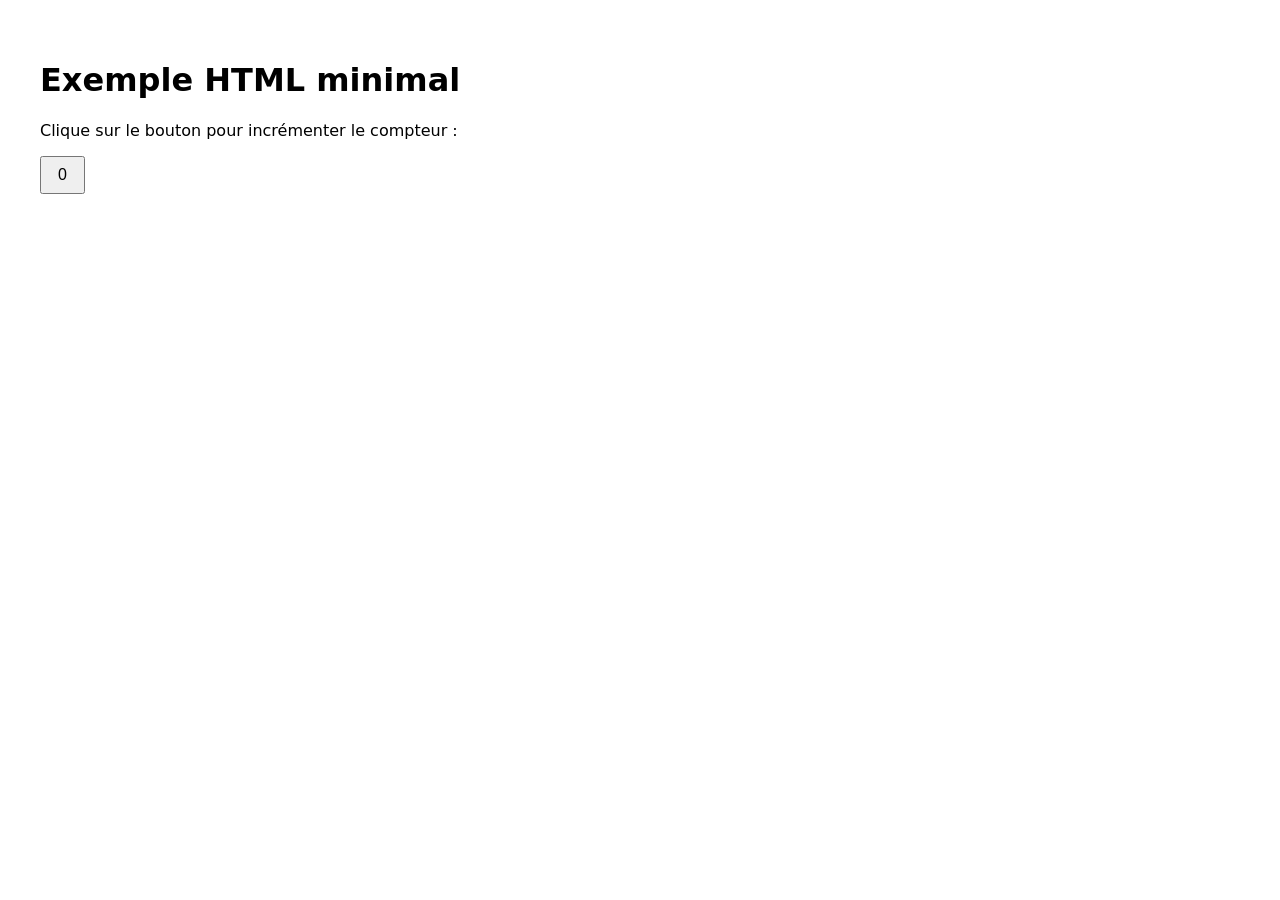
<file: index.html>
<!DOCTYPE html>
<html lang="fr">
  <head>
    <meta charset="utf-8" />
    <meta name="viewport" content="width=device-width, initial-scale=1" />
    <title>Page HTML minimale</title>
    <style>
      body {
        font-family: system-ui, -apple-system, "Segoe UI", Roboto,
          "Helvetica Neue", Arial;
        padding: 2rem;
      }
      button {
        padding: 0.5rem 1rem;
        font-size: 1rem;
      }
    </style>
  </head>
  <body>
    <h1>Exemple HTML minimal</h1>
    <p id="msg">Clique sur le bouton pour incrémenter le compteur :</p>
    <button id="btn">0</button>
    <!-- Appel au script externe via le nom du fichier .js -->
    <script src="script.js"></script>
  </body>
</html>
</file>
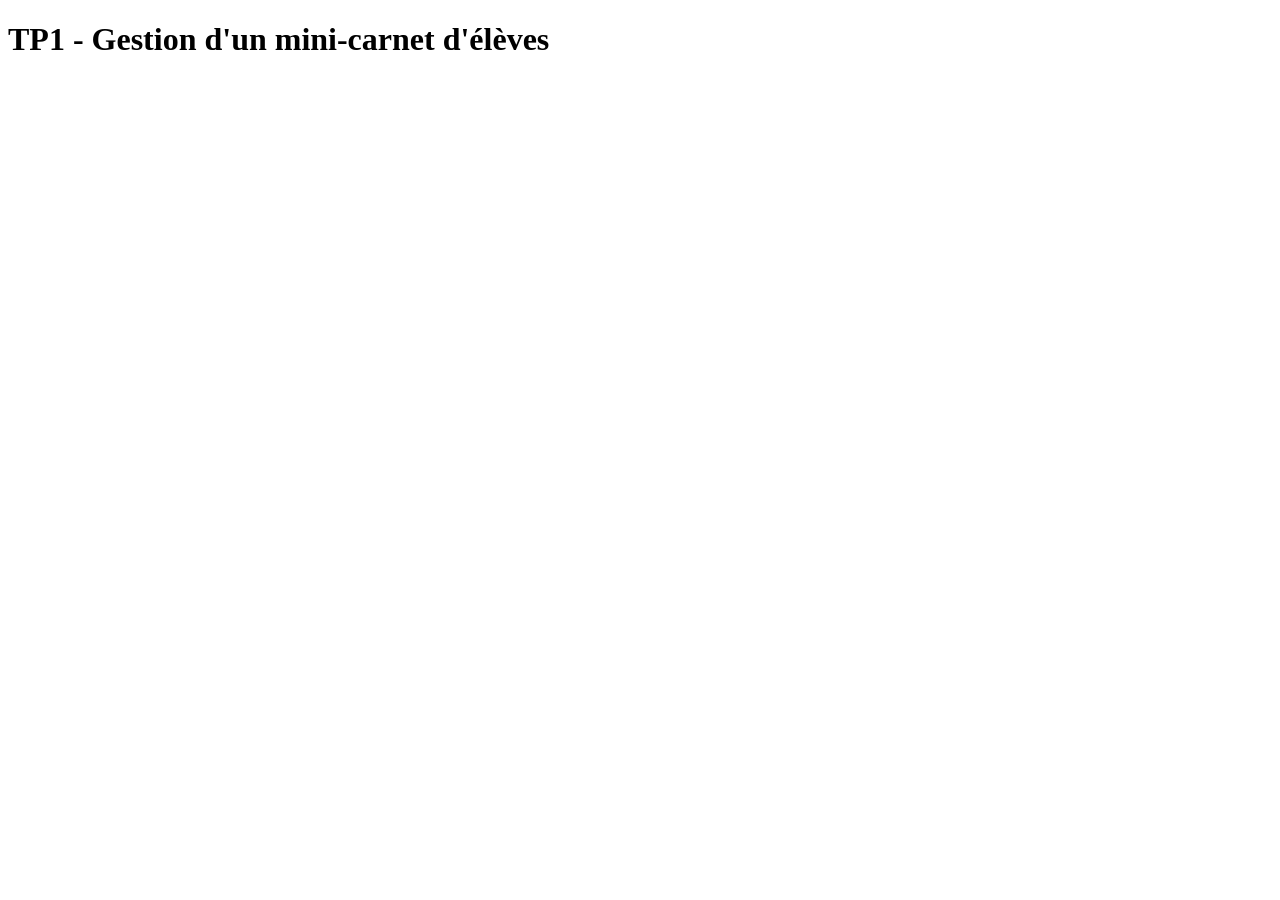
<file: TP1/index.html>
<!DOCTYPE html>
<html lang="fr">
  <head>
    <meta charset="UTF-8" />
    <title>TP1</title>
  </head>
  <body>
    <h1 id="titre" class="item">TP1 - Gestion d'un mini-carnet d'élèves</h1>
    <script src="script.js"></script>
  </body>
</html>
</file>
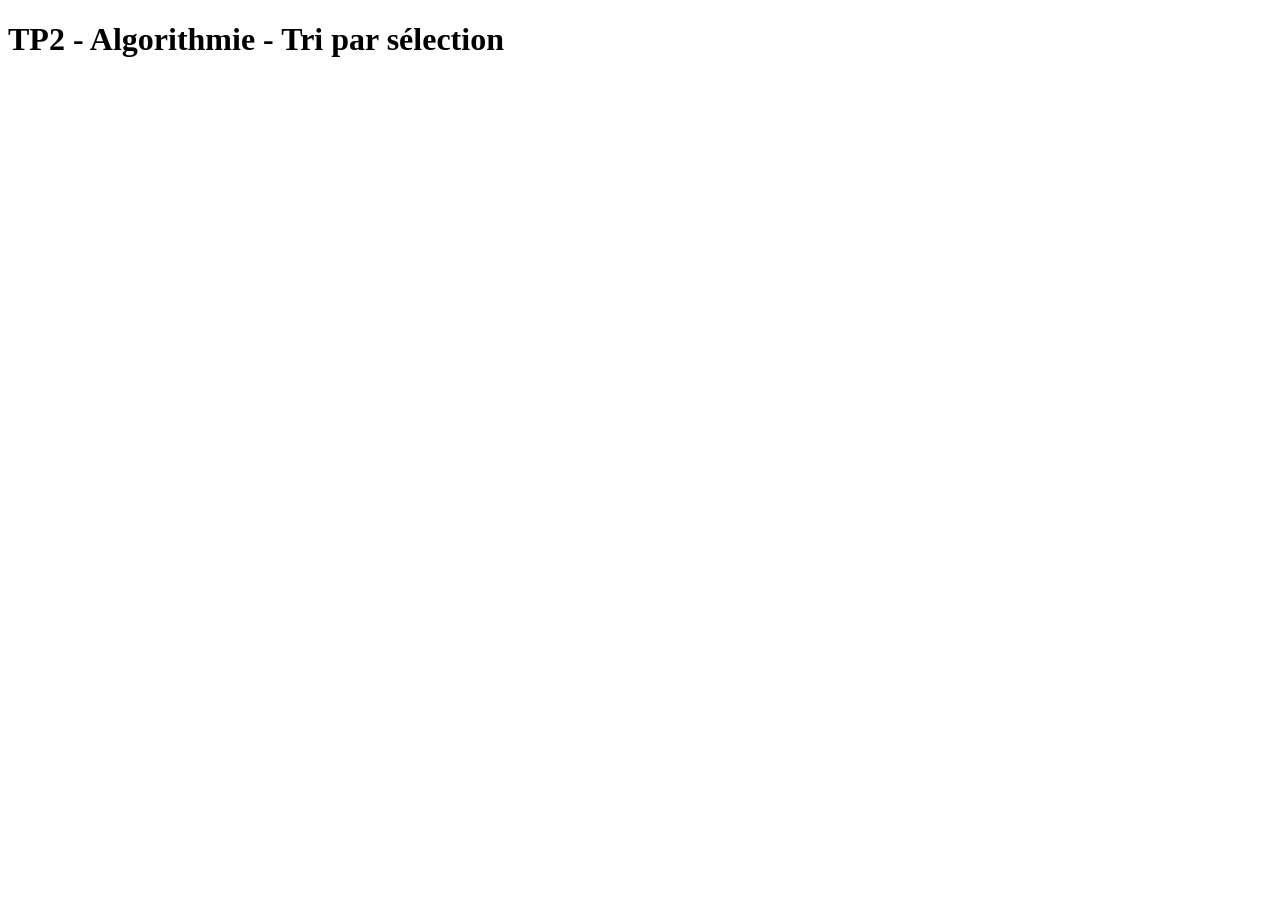
<file: TP2/index.html>
<!DOCTYPE html>
<html lang="fr">
  <head>
    <meta charset="UTF-8" />
    <title>TP2</title>
  </head>
  <body>
    <h1 id="titre" class="item">TP2 - Algorithmie - Tri par sélection</h1>
    <script src="script.js"></script>
  </body>
</html>
</file>
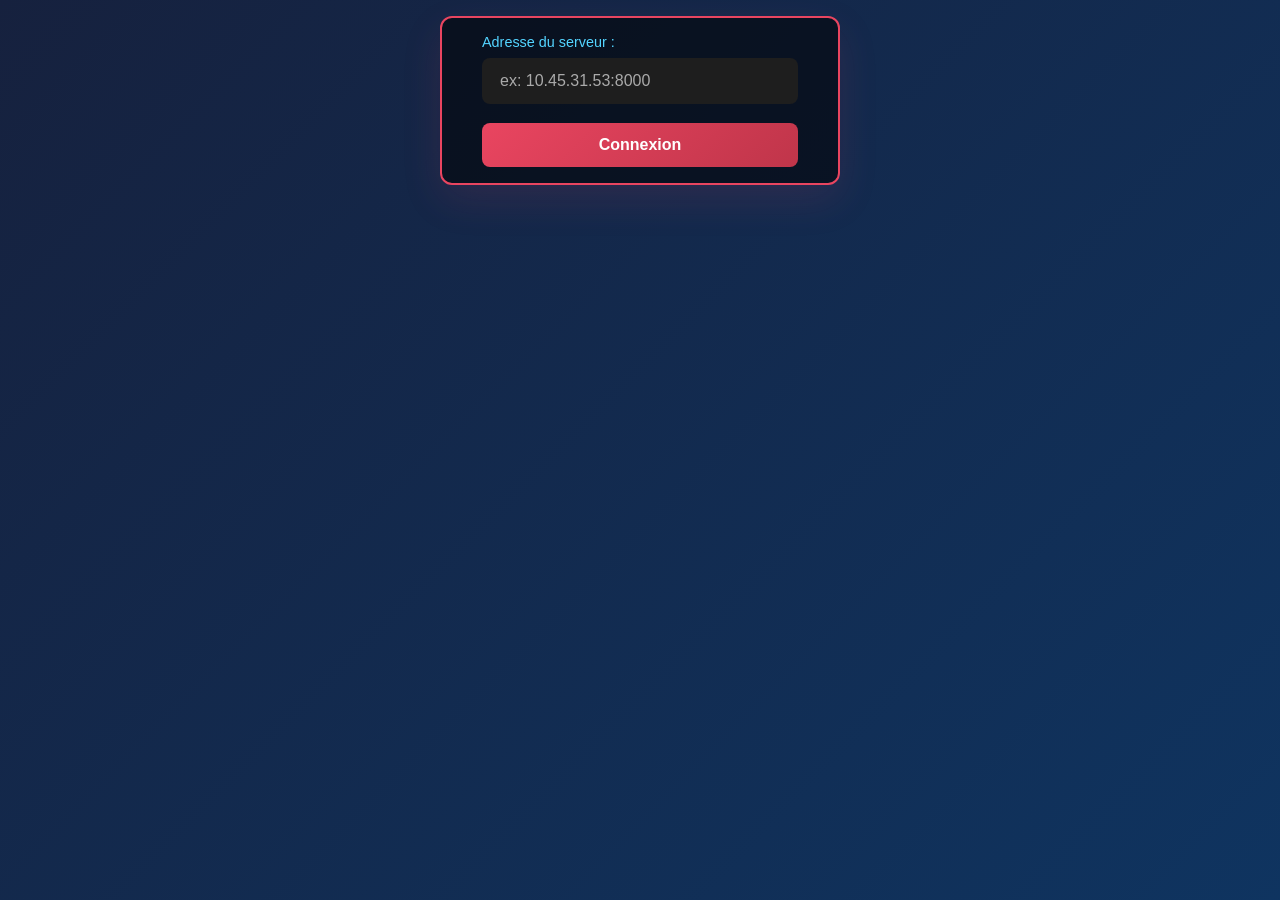
<file: TP10/dashboard.html>
<!doctype html>
<html lang="fr">
  <head>
    <meta charset="UTF-8" />
    <link rel="stylesheet" href="dashboard.css" />
    <title>TP10</title>
  </head>

  <body>
    <div id="server-config">
      <label for="serverAddress">Adresse du serveur :</label>
      <input
        type="text"
        id="serverAddress"
        placeholder="ex: 10.45.31.53:8000"
      />
      <!-- <label for="playerSelect">SÃ©lectionnez un joueur :</label>
        <select id="playerSelect">
        </select> -->

      <!-- <label for="pseudoPlayer"> Pseudo :</label>
        <input type="text" id="pseudoPlayer" placeholder="Entrer un pseudo"> -->
      <button id="connectBtn">Connexion</button>
    </div>

    <script type="module" src="dashboard.js"></script>
  </body>
</html>
</file>
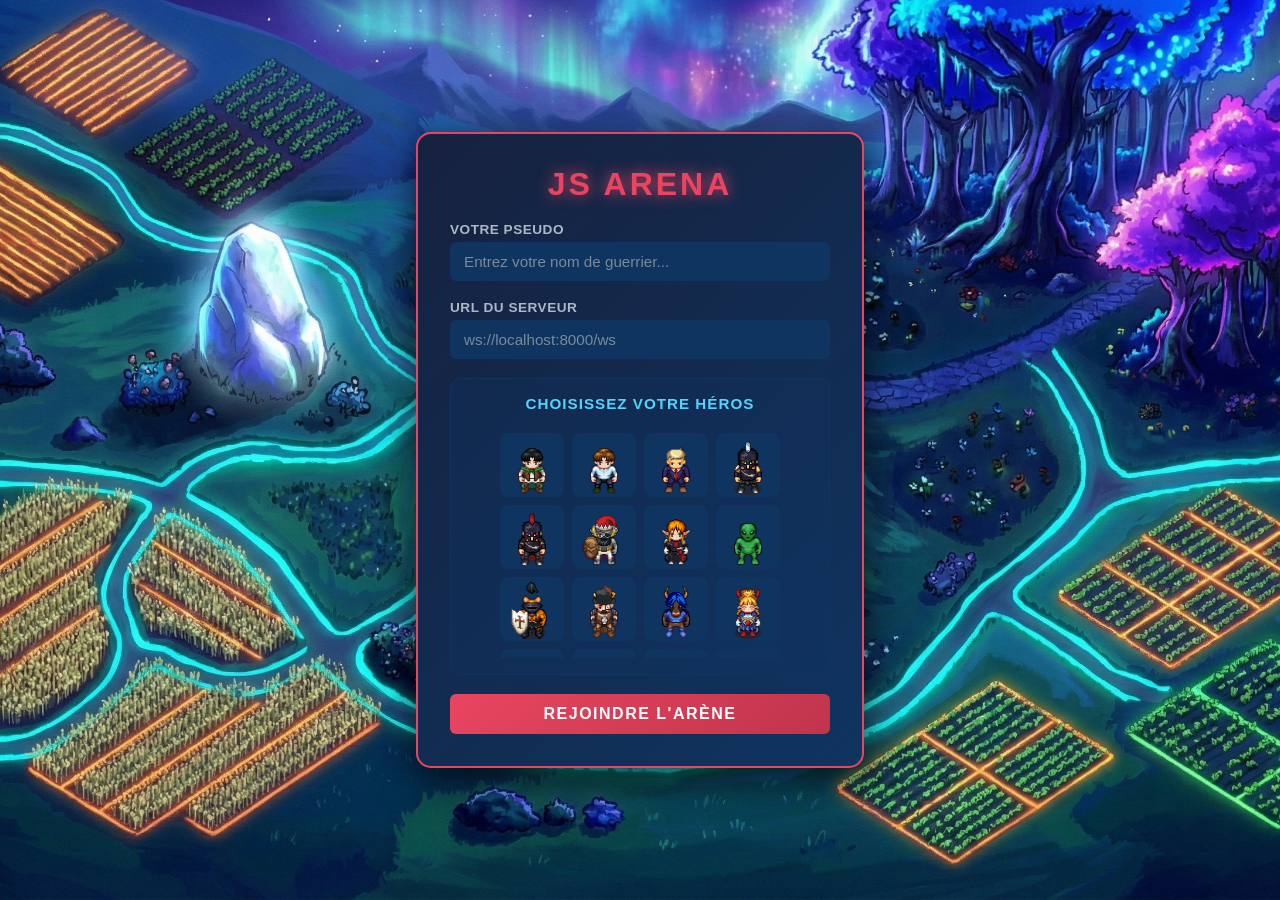
<file: TP10/portail.html>
<!doctype html>
<html lang="fr">
  <head>
    <meta charset="UTF-8" />
    <meta name="viewport" content="width=device-width, initial-scale=1.0" />
    <title>JS Arena - Portail</title>
    <link rel="stylesheet" href="portail.css" />
  </head>
  <body>
    <div class="portal-container">
      <h1>JS ARENA</h1>

      <div class="login-form">
        <div class="input-group">
          <label for="pseudo">Votre Pseudo</label>
          <input
            type="text"
            id="pseudo"
            placeholder="Entrez votre nom de guerrier..."
          />
        </div>

        <div class="input-group">
          <label for="serverUrl">URL du Serveur</label>
          <input
            type="url"
            id="serverUrl"
            placeholder="ws://localhost:8000/ws"
          />
        </div>

        <div class="skin-selection">
          <h3>Choisissez votre Héros</h3>
          <div id="skins-container" class="skins-grid"></div>
        </div>

        <p id="error-message" class="hidden">
          Veuillez entrer un pseudo et choisir un skin.
        </p>

        <button id="btn-join" class="btn-primary">REJOINDRE L'ARÈNE</button>
      </div>
    </div>

    <script src="portail.js"></script>
  </body>
</html>
</file>
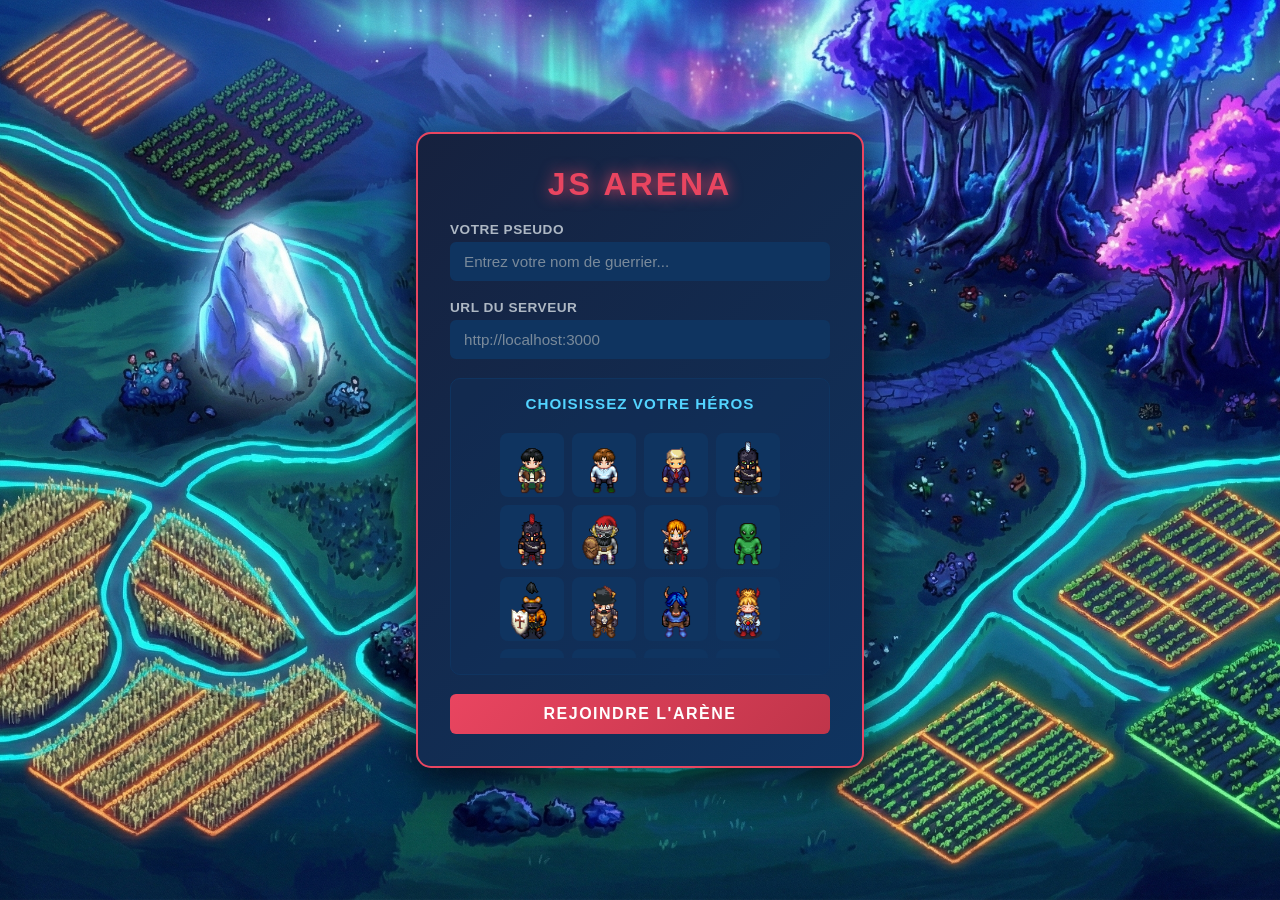
<file: TP6/portail.html>
<!DOCTYPE html>
<html lang="fr">
  <head>
    <meta charset="UTF-8" />
    <meta name="viewport" content="width=device-width, initial-scale=1.0" />
    <title>JS Arena - Portail</title>
    <link rel="stylesheet" href="portail.css" />
  </head>
  <body>
    <div class="portal-container">
      <h1>JS ARENA</h1>

      <div class="login-form">
        <div class="input-group">
          <label for="pseudo">Votre Pseudo</label>
          <input
            type="text"
            id="pseudo"
            placeholder="Entrez votre nom de guerrier..."
            maxlength="15"
          />
        </div>

        <div class="input-group">
          <label for="serverUrl">URL du Serveur</label>
          <input
            type="url"
            id="serverUrl"
            placeholder="http://localhost:3000"
          />
        </div>

        <div class="skin-selection">
          <h3>Choisissez votre Héros</h3>
          <div id="skins-container" class="skins-grid"></div>
        </div>

        <p id="error-message" class="hidden">
          Veuillez entrer un pseudo et choisir un skin.
        </p>

        <button id="btn-join" class="btn-primary">REJOINDRE L'ARÈNE</button>
      </div>
    </div>

    <script src="portail.js"></script>
  </body>
</html>
</file>
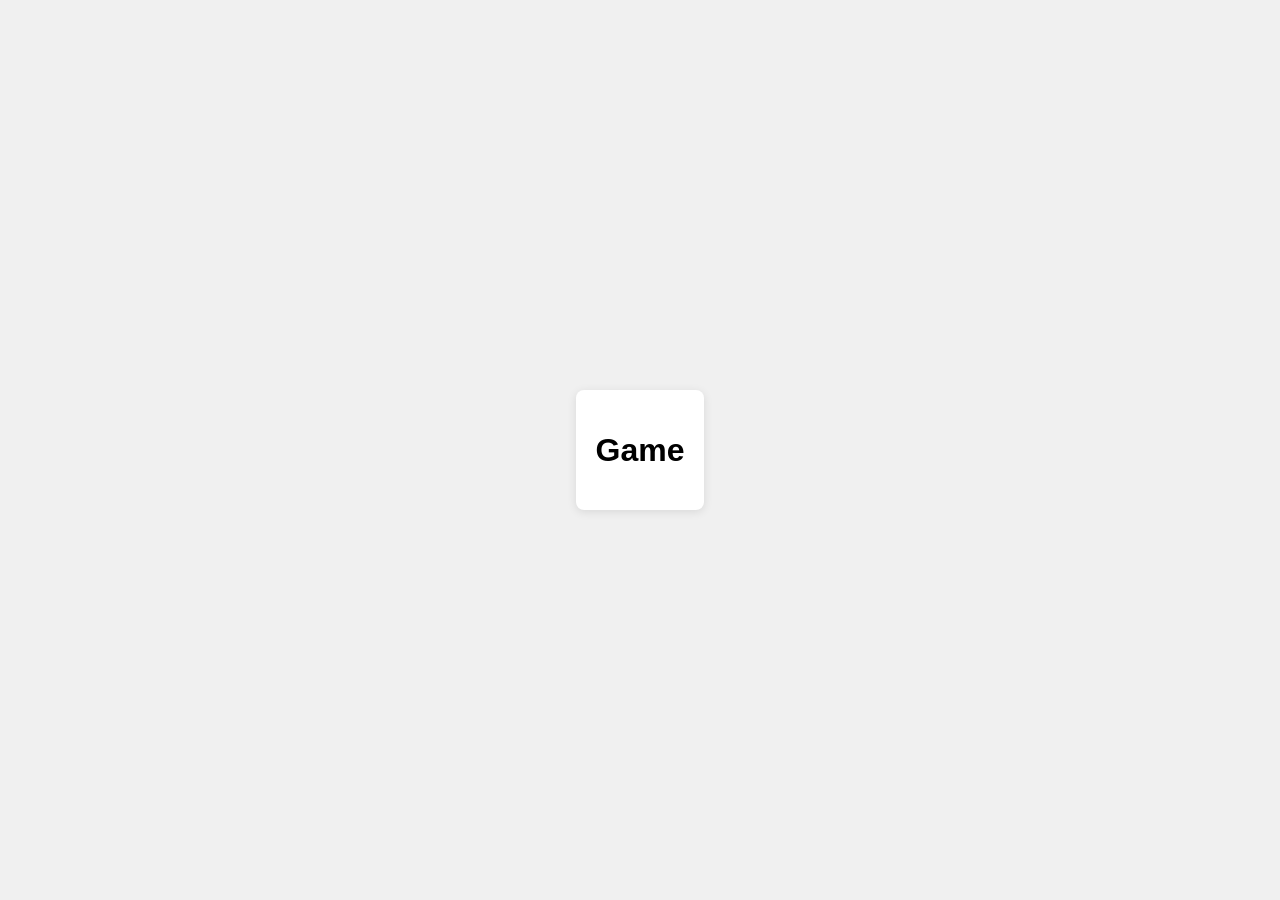
<file: TP8/game.html>
<!doctype html>
<html lang="fr">
  <head>
    <meta charset="UTF-8" />
    <meta name="viewport" content="width=device-width, initial-scale=1.0" />
    <title>Game</title>
    <style>
      body {
        font-family: Arial, sans-serif;
        display: flex;
        justify-content: center;
        align-items: center;
        min-height: 100vh;
        margin: 0;
        background-color: #f0f0f0;
      }
      #gameContainer {
        background-color: white;
        padding: 20px;
        border-radius: 8px;
        box-shadow: 0 2px 10px rgba(0, 0, 0, 0.1);
      }
    </style>
  </head>
  <body>
    <div id="gameContainer">
      <h1>Game</h1>
      <div id="game"></div>
    </div>

    <script src="Player.js"></script>
    <script src="Game.js"></script>
    <script src="GameController.js"></script>
  </body>
</html>
</file>
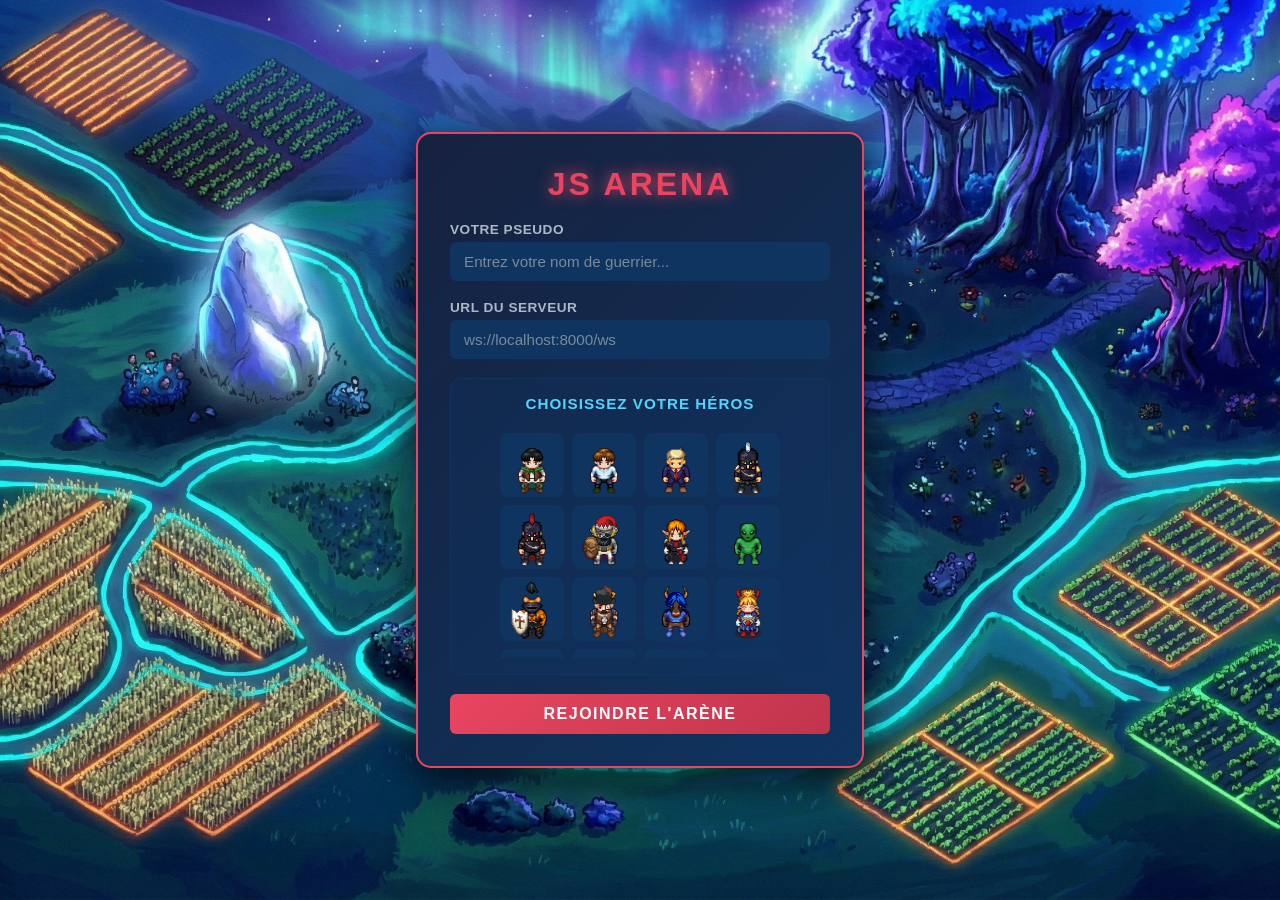
<file: TP8/portail.html>
<!doctype html>
<html lang="fr">
  <head>
    <meta charset="UTF-8" />
    <meta name="viewport" content="width=device-width, initial-scale=1.0" />
    <title>JS Arena - Portail</title>
    <link rel="stylesheet" href="portail.css" />
  </head>
  <body>
    <div class="portal-container">
      <h1>JS ARENA</h1>

      <div class="login-form">
        <div class="input-group">
          <label for="pseudo">Votre Pseudo</label>
          <input
            type="text"
            id="pseudo"
            placeholder="Entrez votre nom de guerrier..."
            maxlength="15"
          />
        </div>

        <div class="input-group">
          <label for="serverUrl">URL du Serveur</label>
          <input
            type="url"
            id="serverUrl"
            placeholder="ws://localhost:8000/ws"
          />
        </div>

        <div class="skin-selection">
          <h3>Choisissez votre Héros</h3>
          <div id="skins-container" class="skins-grid"></div>
        </div>

        <p id="error-message" class="hidden">
          Veuillez entrer un pseudo et choisir un skin.
        </p>

        <button id="btn-join" class="btn-primary">REJOINDRE L'ARÈNE</button>
      </div>
    </div>

    <script src="portail.js"></script>
  </body>
</html>
</file>
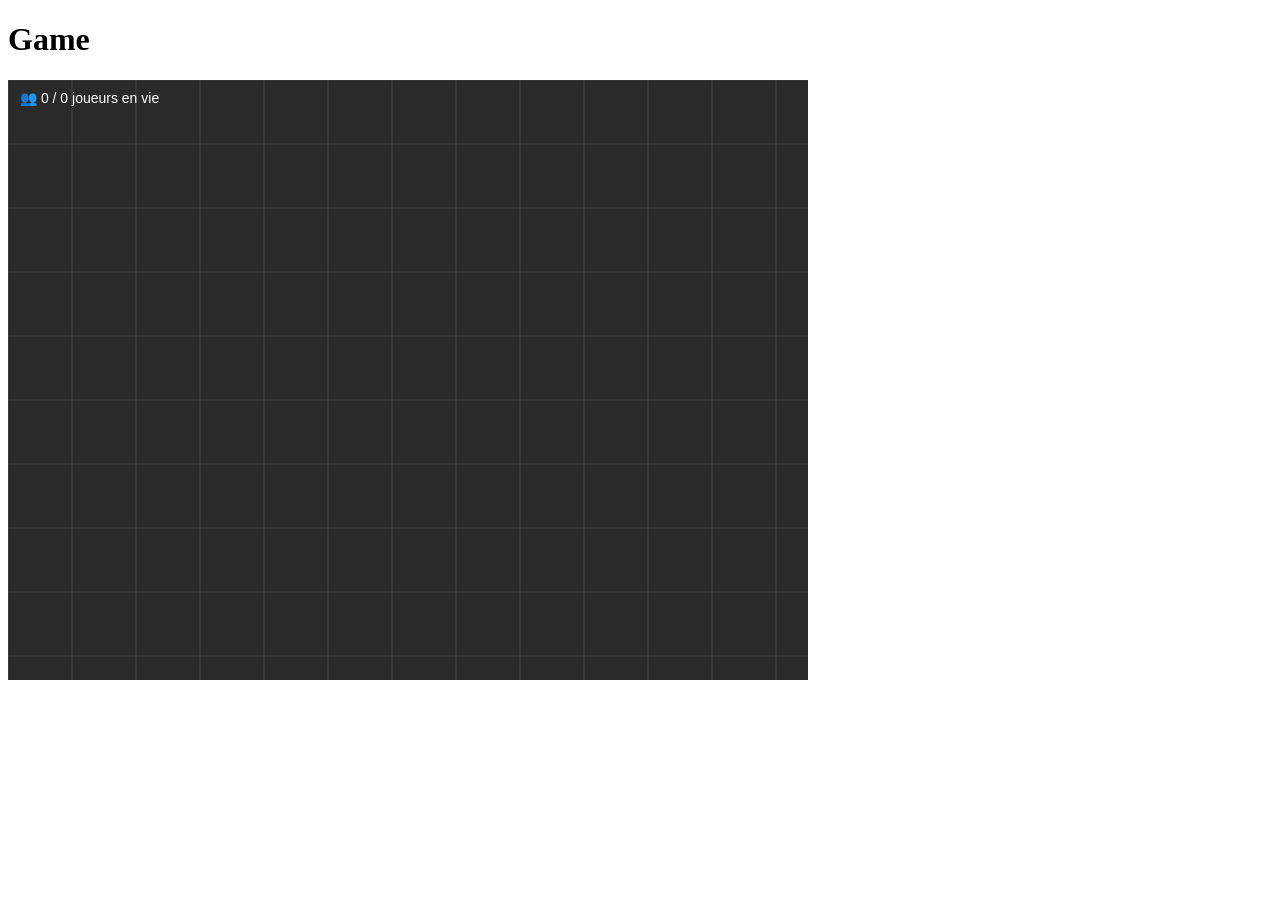
<file: TP9/game.html>
<!doctype html>
<html lang="fr">
  <head>
    <meta charset="UTF-8" />
    <meta name="viewport" content="width=device-width, initial-scale=1.0" />
    <title>Game</title>
  </head>
  <body>
    <div id="gameContainer">
      <h1>Game</h1>
      <canvas id="game-canvas" width="800" height="600"></canvas>
    </div>

    <script src="Player.js"></script>
    <script src="Game.js"></script>
    <script src="GameView.js"></script>
    <script src="GameController.js"></script>
  </body>
</html>
</file>
<file: TP10/dashboard.css>
/* Reset léger */
* {
  box-sizing: border-box;
  font-family: "Segoe UI", Tahoma, Geneva, Verdana, sans-serif;
}

body {
  margin: 0;
  min-height: 100vh;
  background: linear-gradient(135deg, #16213e, #0f3460);
  display: flex;
  align-items: flex-start;
  justify-content: center;
  color: #ffffff;
}

/* Conteneur principal */
#server-config {
  margin-top: 1rem;
  background: rgba(0, 0, 0, 0.55);
  padding: 1rem 2.5rem;
  border-radius: 12px;
  border: 2px solid #e94560;
  box-shadow: 0 15px 40px rgba(233, 69, 96, 0.12);
  width: 400px;
}

/* Titre optionnel */
#server-config label {
  display: block;
  text-align: start;
  width: 60%;
  font-size: 0.9rem;
  margin-bottom: 0.5rem;
  color: #53d4ff;
}

/* Champ IP:PORT */
#serverAddress {
  width: 100%;
  padding: 0.75rem 1rem;
  font-size: 1rem;
  border-radius: 8px;
  border: none;
  outline: none;
  margin-bottom: 1.2rem;
  background-color: #1e1e1e;
  color: #ffffff;
  border: 2px solid transparent;
  transition:
    border 0.2s ease,
    box-shadow 0.2s ease;
}

#serverAddress::placeholder {
  color: #aaa;
}

#serverAddress:focus {
  border-color: #e94560;
  box-shadow: 0 0 0 3px rgba(233, 69, 96, 0.3);
}

/* Bouton */
#connectBtn {
  width: 100%;
  padding: 0.8rem;
  font-size: 1rem;
  font-weight: bold;
  border-radius: 8px;
  border: none;
  cursor: pointer;
  background: linear-gradient(135deg, #e94560 0%, #c0354a 100%);
  color: #fff;
  transition:
    transform 0.15s ease,
    box-shadow 0.15s ease;
}

#connectBtn:hover,
#generalRanking:hover {
  transform: translateY(-2px);
  box-shadow: 0 8px 20px rgba(233, 69, 96, 0.5);
}

#connectBtn:active,
#generalRanking:active {
  transform: translateY(0);
  box-shadow: 0 4px 10px rgba(233, 69, 96, 0.4);
}

.player-select {
  padding: 10px 14px;
  border-radius: 10px;
  border: 2px solid #e94560;
  background-color: #1e1e2f;
  color: #fff;
  font-size: 16px;
  cursor: pointer;
  outline: none;
  transition: all 0.3s ease;
}

.player-select:hover {
  border-color: #53d4ff;
  box-shadow: 0 4px 12px rgba(83, 212, 255, 0.12);
}

.player-select:focus {
  border-color: #e94560;
  box-shadow: 0 0 10px rgba(233, 69, 96, 0.25);
}

.player-select {
  appearance: none;
  background-repeat: no-repeat;
  background-position: right 12px center;
  background-size: 18px;
}

#playerStats {
  margin-top: 1rem;
  padding: 10px 14px;
  border-radius: 10px;
  border: 2px solid #e94560;
  background-color: #1e1e2f;
  color: #fff;
  font-size: 16px;
}

#playerStats li {
  margin-top: 1rem;
  color: #53d4ff;
}

#playerStats li span {
  color: #fff;
}

#playerStats strong {
  color: #e94560;
  display: flex;
  justify-self: center;
  font-size: 1.4rem;
}

#span {
  display: flex;
  justify-content: space-between;
  height: 10vh;
}

#generalRanking {
  width: 50%;
  padding: 0.8rem 0.1rem;
  font-size: 1rem;
  font-weight: bold;
  border-radius: 8px;
  border: none;
  cursor: pointer;
  background: linear-gradient(135deg, #e94560 0%, #c0354a 100%);
  color: #fff;
  transition:
    transform 0.15s ease,
    box-shadow 0.15s ease;
}

/* Container du classement */
#rankingContainer {
  max-width: 900px;
  margin: 30px auto;
  padding: 20px;
  background: linear-gradient(135deg, #0f3460, #16213e);
  border-radius: 12px;
  box-shadow: 0 10px 25px rgba(0, 0, 0, 0.3);
  color: white;
  font-family: "Segoe UI", sans-serif;
  animation: fadeIn 0.3s ease-in-out;
}

/* Titre optionnel */
#rankingContainer h2 {
  text-align: center;
  margin-bottom: 15px;
  font-size: 22px;
  color: #e94560;
}

/* Tableau */
#rankingContainer table {
  width: 100%;
  border-collapse: collapse;
  overflow: hidden;
  border-radius: 10px;
}

/* En-tête */
#rankingContainer thead {
  background: linear-gradient(135deg, #e94560, #c0354a);
  color: #fff;
}

#rankingContainer th {
  padding: 12px;
  font-size: 14px;
  text-align: center;
}

/* Lignes */
#rankingContainer td {
  padding: 10px;
  text-align: center;
  font-size: 14px;
  border-bottom: 1px solid rgba(255, 255, 255, 0.1);
}

/* Alternance des lignes */
#rankingContainer tbody tr:nth-child(even) {
  background: rgba(255, 255, 255, 0.05);
}

/* Effet hover */
#rankingContainer tbody tr:hover {
  background: rgba(233, 69, 96, 0.12);
  transition: 0.2s;
}

/* Joueur (nom) en gras */
.highlight {
  font-weight: bold;
  color: #53d4ff;
}

/* Animation */
@keyframes fadeIn {
  from {
    opacity: 0;
    transform: translateY(10px);
  }
  to {
    opacity: 1;
    transform: translateY(0);
  }
}

/* Select filtre */
#rankingContainer select {
  margin-bottom: 10px;
  padding: 6px 10px;
  border-radius: 6px;
  border: none;
  outline: none;
  font-size: 13px;
  background: #e94560;
  color: #fff;
  font-weight: bold;
  cursor: pointer;
}

#rankingContainer table {
  display: block;
  max-height: 400px;
  overflow-y: auto;
  border-collapse: collapse;
  width: 100%;
  border-radius: 10px;
}

/* Scrollbar personnalisée */
#rankingContainer table::-webkit-scrollbar {
  width: 8px;
}

#rankingContainer table::-webkit-scrollbar-track {
  background: rgba(255, 255, 255, 0.05);
  border-radius: 5px;
}

#rankingContainer table::-webkit-scrollbar-thumb {
  background: #e94560;
  border-radius: 5px;
}

#rankingContainer table::-webkit-scrollbar-thumb:hover {
  background: #c0354a;
}

/* Scrollbar pour le select player */
.player-select {
  appearance: none;
  background-image: url("data:image/svg+xml;utf8,<svg fill='%23e94560' height='24' viewBox='0 0 24 24' width='24' xmlns='http://www.w3.org/2000/svg'><path d='M7 10l5 5 5-5z'/></svg>");
  background-repeat: no-repeat;
  background-position: right 12px center;
  background-size: 18px;
  overflow-y: auto;
  /* max-height: 30px; */
}

/* Scrollbar personnalisée pour le select */
.player-select::-webkit-scrollbar {
  width: 6px;
}

.player-select::-webkit-scrollbar-track {
  background: rgba(255, 255, 255, 0.1);
  border-radius: 5px;
}

.player-select::-webkit-scrollbar-thumb {
  background: #e94560;
  border-radius: 5px;
}

.player-select::-webkit-scrollbar-thumb:hover {
  background: #c0354a;
}

.selected-player {
  background-color: #e94560 !important;
  color: white;
  font-weight: bold;
}

#rankingContainer table tbody tr {
  cursor: pointer;
  transition: 0.2s;
}
</file>
<file: TP10/portail.css>
/* Reset et Base */
body {
  margin: 0;
  padding: 0;
  background: url(img/Gemini_Generated_Image_w47k56w47k56w47k.png);
  background-size: cover;
  background-position: center;
  font-family: "Segoe UI", Tahoma, Geneva, Verdana, sans-serif;
  color: #fff;
  display: flex;
  justify-content: center;
  align-items: center;
  height: 100vh;
  min-height: 100vh;
}

/* Conteneur Principal (Carte Portail) */
.portal-container {
  background: linear-gradient(135deg, #16213e 0%, #0f3460 100%);
  padding: 2rem;
  border-radius: 15px;
  box-shadow: 0 10px 40px rgba(0, 0, 0, 0.8);
  text-align: center;
  width: 380px;
  border: 2px solid #e94560;
}

h1 {
  margin: 0 0 1.2rem 0;
  color: #e94560;
  letter-spacing: 3px;
  text-shadow: 0 0 15px #e94560;
  font-size: 2rem;
  font-weight: bold;
}

.login-form {
  display: flex;
  flex-direction: column;
}

/* Champ Pseudo */
.input-group {
  margin-bottom: 1.2rem;
  text-align: left;
}

label {
  display: block;
  margin-bottom: 5px;
  font-size: 0.85rem;
  color: #aeb8c4;
  text-transform: uppercase;
  letter-spacing: 0.5px;
  font-weight: 600;
}

input[type="text"],
input[type="url"] {
  width: 100%;
  padding: 9px 12px;
  box-sizing: border-box;
  border-radius: 6px;
  border: 2px solid #0f3460;
  background: #0f3460;
  color: #fff;
  font-size: 0.95rem;
  outline: none;
  transition: all 0.2s ease;
}

input[type="text"]:focus,
input[type="url"]:focus {
  border-color: #e94560;
  box-shadow: 0 0 12px rgba(233, 69, 96, 0.4);
}

input[type="text"]::placeholder,
input[type="url"]::placeholder {
  color: #7a8a9a;
}

/* Sélection des Skins */
.skin-selection {
  background: rgba(15, 52, 96, 0.3);
  padding: 1rem;
  border-radius: 10px;
  margin-bottom: 1.2rem;
  border: 1px solid #0f3460;
}

.skin-selection h3 {
  margin: 0 0 1rem 0;
  font-size: 0.95rem;
  color: #53d4ff;
  text-transform: uppercase;
  letter-spacing: 1px;
  font-weight: 600;
}

.skins-grid {
  display: flex;
  justify-content: center;
  gap: 8px;
  flex-wrap: wrap;
  max-height: 220px;
  overflow-y: auto;
  padding: 0.3rem;
}

.skins-grid::-webkit-scrollbar {
  width: 5px;
}

.skins-grid::-webkit-scrollbar-track {
  background: rgba(15, 52, 96, 0.3);
}

.skins-grid::-webkit-scrollbar-thumb {
  background: #e94560;
  border-radius: 5px;
}

.skin-option {
  width: 60px;
  height: 60px;
  border: 2px solid transparent;
  border-radius: 8px;
  cursor: pointer;
  background: #0f3460;
  transition: all 0.2s ease;
  flex-shrink: 0;
  image-rendering: pixelated;
  display: block;
}

.skin-option:hover {
  transform: scale(1.1);
  border-color: #53d4ff;
  box-shadow: 0 4px 15px rgba(83, 212, 255, 0.3);
}

.skin-option.selected {
  border-color: #e94560;
  box-shadow: 0 0 15px #e94560;
  background: #1a3a52;
}

/* Bouton */
.btn-primary {
  background: linear-gradient(135deg, #e94560 0%, #c0354a 100%);
  color: white;
  border: none;
  padding: 11px 30px;
  font-size: 1rem;
  border-radius: 6px;
  cursor: pointer;
  font-weight: bold;
  transition: all 0.2s ease;
  width: 100%;
  text-transform: uppercase;
  letter-spacing: 1.5px;
}

.btn-primary:hover {
  background: #e94560;
  transform: translateY(-2px);
}

.btn-primary:active {
  transform: translateY(0);
}

/* Gestion des erreurs */
.hidden {
  display: none;
}

#error-message {
  color: #ff6b6b;
  font-size: 0.85rem;
  margin-bottom: 1rem;
  padding: 0.8rem;
  background: rgba(255, 107, 107, 0.15);
  border: 1px solid rgba(255, 107, 107, 0.6);
  border-radius: 6px;
  line-height: 1.4;
  order: -1;
}
</file>
<file: TP6/portail.css>
/* Reset et Base */
body {
  margin: 0;
  padding: 0;
  background: url(img/Gemini_Generated_Image_w47k56w47k56w47k.png);
  background-size: cover;
  background-position: center;
  font-family: "Segoe UI", Tahoma, Geneva, Verdana, sans-serif;
  color: #fff;
  display: flex;
  justify-content: center;
  align-items: center;
  height: 100vh;
  min-height: 100vh;
}

/* Conteneur Principal (Carte Portail) */
.portal-container {
  background: linear-gradient(135deg, #16213e 0%, #0f3460 100%);
  padding: 2rem;
  border-radius: 15px;
  box-shadow: 0 10px 40px rgba(0, 0, 0, 0.8);
  text-align: center;
  width: 380px;
  border: 2px solid #e94560;
}

h1 {
  margin: 0 0 1.2rem 0;
  color: #e94560;
  letter-spacing: 3px;
  text-shadow: 0 0 15px #e94560;
  font-size: 2rem;
  font-weight: bold;
}

.login-form {
  display: flex;
  flex-direction: column;
}

/* Champ Pseudo */
.input-group {
  margin-bottom: 1.2rem;
  text-align: left;
}

label {
  display: block;
  margin-bottom: 5px;
  font-size: 0.85rem;
  color: #aeb8c4;
  text-transform: uppercase;
  letter-spacing: 0.5px;
  font-weight: 600;
}

input[type="text"],
input[type="url"] {
  width: 100%;
  padding: 9px 12px;
  box-sizing: border-box;
  border-radius: 6px;
  border: 2px solid #0f3460;
  background: #0f3460;
  color: #fff;
  font-size: 0.95rem;
  outline: none;
  transition: all 0.2s ease;
}

input[type="text"]:focus,
input[type="url"]:focus {
  border-color: #e94560;
  box-shadow: 0 0 12px rgba(233, 69, 96, 0.4);
}

input[type="text"]::placeholder,
input[type="url"]::placeholder {
  color: #7a8a9a;
}

/* Sélection des Skins */
.skin-selection {
  background: rgba(15, 52, 96, 0.3);
  padding: 1rem;
  border-radius: 10px;
  margin-bottom: 1.2rem;
  border: 1px solid #0f3460;
}

.skin-selection h3 {
  margin: 0 0 1rem 0;
  font-size: 0.95rem;
  color: #53d4ff;
  text-transform: uppercase;
  letter-spacing: 1px;
  font-weight: 600;
}

.skins-grid {
  display: flex;
  justify-content: center;
  gap: 8px;
  flex-wrap: wrap;
  max-height: 220px;
  overflow-y: auto;
  padding: 0.3rem;
}

.skins-grid::-webkit-scrollbar {
  width: 5px;
}

.skins-grid::-webkit-scrollbar-track {
  background: rgba(15, 52, 96, 0.3);
}

.skins-grid::-webkit-scrollbar-thumb {
  background: #e94560;
  border-radius: 5px;
}

.skin-option {
  width: 60px;
  height: 60px;
  border: 2px solid transparent;
  border-radius: 8px;
  cursor: pointer;
  background: #0f3460;
  transition: all 0.2s ease;
  flex-shrink: 0;
  image-rendering: pixelated;
  display: block;
}

.skin-option:hover {
  transform: scale(1.1);
  border-color: #53d4ff;
  box-shadow: 0 4px 15px rgba(83, 212, 255, 0.3);
}

.skin-option.selected {
  border-color: #e94560;
  box-shadow: 0 0 15px #e94560;
  background: #1a3a52;
}

/* Bouton */
.btn-primary {
  background: linear-gradient(135deg, #e94560 0%, #c0354a 100%);
  color: white;
  border: none;
  padding: 11px 30px;
  font-size: 1rem;
  border-radius: 6px;
  cursor: pointer;
  font-weight: bold;
  transition: all 0.2s ease;
  width: 100%;
  text-transform: uppercase;
  letter-spacing: 1.5px;
}

.btn-primary:hover {
  background: #e94560;
  transform: translateY(-2px);
}

.btn-primary:active {
  transform: translateY(0);
}

/* Gestion des erreurs */
.hidden {
  display: none;
}

#error-message {
  color: #ff6b6b;
  font-size: 0.85rem;
  margin-bottom: 1rem;
  padding: 0.8rem;
  background: rgba(255, 107, 107, 0.15);
  border: 1px solid rgba(255, 107, 107, 0.6);
  border-radius: 6px;
  line-height: 1.4;
  order: -1;
}
</file>
<file: TP8/portail.css>
/* Reset et Base */
body {
  margin: 0;
  padding: 0;
  background: url(img/Gemini_Generated_Image_w47k56w47k56w47k.png);
  background-size: cover;
  background-position: center;
  font-family: "Segoe UI", Tahoma, Geneva, Verdana, sans-serif;
  color: #fff;
  display: flex;
  justify-content: center;
  align-items: center;
  height: 100vh;
  min-height: 100vh;
}

/* Conteneur Principal (Carte Portail) */
.portal-container {
  background: linear-gradient(135deg, #16213e 0%, #0f3460 100%);
  padding: 2rem;
  border-radius: 15px;
  box-shadow: 0 10px 40px rgba(0, 0, 0, 0.8);
  text-align: center;
  width: 380px;
  border: 2px solid #e94560;
}

h1 {
  margin: 0 0 1.2rem 0;
  color: #e94560;
  letter-spacing: 3px;
  text-shadow: 0 0 15px #e94560;
  font-size: 2rem;
  font-weight: bold;
}

.login-form {
  display: flex;
  flex-direction: column;
}

/* Champ Pseudo */
.input-group {
  margin-bottom: 1.2rem;
  text-align: left;
}

label {
  display: block;
  margin-bottom: 5px;
  font-size: 0.85rem;
  color: #aeb8c4;
  text-transform: uppercase;
  letter-spacing: 0.5px;
  font-weight: 600;
}

input[type="text"],
input[type="url"] {
  width: 100%;
  padding: 9px 12px;
  box-sizing: border-box;
  border-radius: 6px;
  border: 2px solid #0f3460;
  background: #0f3460;
  color: #fff;
  font-size: 0.95rem;
  outline: none;
  transition: all 0.2s ease;
}

input[type="text"]:focus,
input[type="url"]:focus {
  border-color: #e94560;
  box-shadow: 0 0 12px rgba(233, 69, 96, 0.4);
}

input[type="text"]::placeholder,
input[type="url"]::placeholder {
  color: #7a8a9a;
}

/* Sélection des Skins */
.skin-selection {
  background: rgba(15, 52, 96, 0.3);
  padding: 1rem;
  border-radius: 10px;
  margin-bottom: 1.2rem;
  border: 1px solid #0f3460;
}

.skin-selection h3 {
  margin: 0 0 1rem 0;
  font-size: 0.95rem;
  color: #53d4ff;
  text-transform: uppercase;
  letter-spacing: 1px;
  font-weight: 600;
}

.skins-grid {
  display: flex;
  justify-content: center;
  gap: 8px;
  flex-wrap: wrap;
  max-height: 220px;
  overflow-y: auto;
  padding: 0.3rem;
}

.skins-grid::-webkit-scrollbar {
  width: 5px;
}

.skins-grid::-webkit-scrollbar-track {
  background: rgba(15, 52, 96, 0.3);
}

.skins-grid::-webkit-scrollbar-thumb {
  background: #e94560;
  border-radius: 5px;
}

.skin-option {
  width: 60px;
  height: 60px;
  border: 2px solid transparent;
  border-radius: 8px;
  cursor: pointer;
  background: #0f3460;
  transition: all 0.2s ease;
  flex-shrink: 0;
  image-rendering: pixelated;
  display: block;
}

.skin-option:hover {
  transform: scale(1.1);
  border-color: #53d4ff;
  box-shadow: 0 4px 15px rgba(83, 212, 255, 0.3);
}

.skin-option.selected {
  border-color: #e94560;
  box-shadow: 0 0 15px #e94560;
  background: #1a3a52;
}

/* Bouton */
.btn-primary {
  background: linear-gradient(135deg, #e94560 0%, #c0354a 100%);
  color: white;
  border: none;
  padding: 11px 30px;
  font-size: 1rem;
  border-radius: 6px;
  cursor: pointer;
  font-weight: bold;
  transition: all 0.2s ease;
  width: 100%;
  text-transform: uppercase;
  letter-spacing: 1.5px;
}

.btn-primary:hover {
  background: #e94560;
  transform: translateY(-2px);
}

.btn-primary:active {
  transform: translateY(0);
}

/* Gestion des erreurs */
.hidden {
  display: none;
}

#error-message {
  color: #ff6b6b;
  font-size: 0.85rem;
  margin-bottom: 1rem;
  padding: 0.8rem;
  background: rgba(255, 107, 107, 0.15);
  border: 1px solid rgba(255, 107, 107, 0.6);
  border-radius: 6px;
  line-height: 1.4;
  order: -1;
}
</file>
